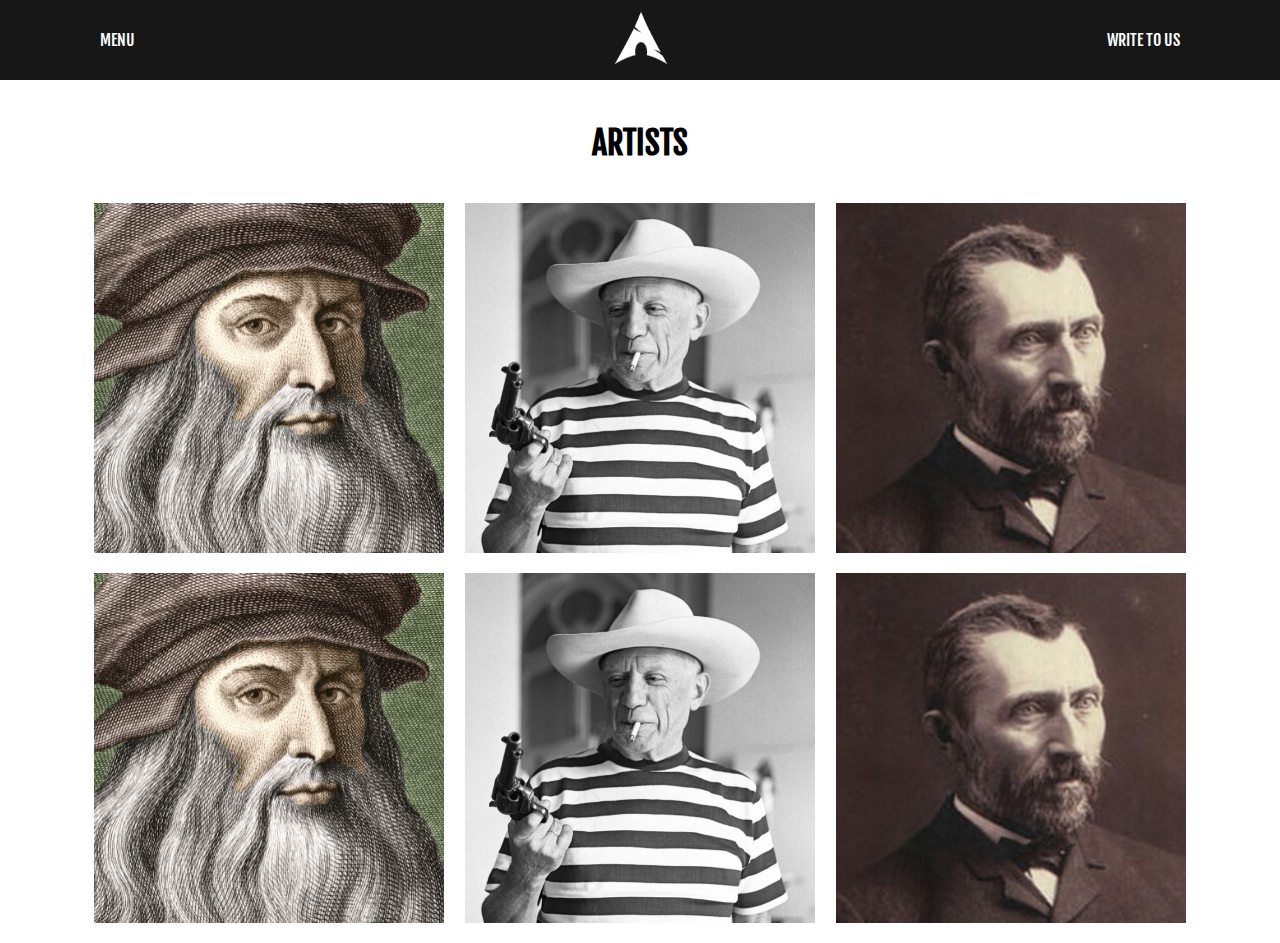
<file: artists/artists.html>
<!DOCTYPE html>
<html lang="en">
<head>
	<meta charset="UTF-8">
	<title>ARTISTS</title>
	<link rel="icon" href="../images/icons/logo.png">
    <meta name="viewport" content="width=device-width, initial-scale=1.0">
    <meta http-equiv="X-UA-Compatible" content="ie=edge">
    <link href="https://fonts.googleapis.com/css?family=Fjalla+One" rel="stylesheet">
    <link rel="stylesheet" href="../css/animate.css">
	<link rel="stylesheet" href="../css/style.css">
    <link rel="stylesheet" href="../css/adaptive-design.css">
</head>
<body class="animated fadeIn">
	<div class="header">
        <div class="header-wrapper">
            <div class="menu">
                <a href="#">
                    <p>menu</p>
                </a>
            </div>
            <div class="logo">
                <a href="../index.html">
                    <img src="../images/icons/logo.png">
                </a>
            </div>
            <div class="mail">
                <a href="#" class="feedback-btn">
                    <p>write to us</p>   
                </a>   
            </div>
        </div>
    </div>



    <div class="open-menu hiden">
        <div class="ww1">
            <div class="header-wrapper">
                <div class="om-menu">
                    <a href="#" class="close-menu"><img src="../images/icons/close32.png"></a>
                </div>
            </div> 
        </div>
        <div class="ww2">
            <ul>
                <li><a href="../index.html">HOME</a></li>
                <li><a href="#" id="artists">ARTISTS</a></li>
                <li><a href="#">ABOUT US</a></li>
                <li><a href="#">CONTACTS</a></li>
            </ul>
        </div>
    </div>

    <div class="open-search hiden">
        <div class="ww1">
            <div class="header-wrapper">
                <div class="os-search">
                    <a href="#" class="close-search"><img src="../images/icons/close32.png"></a>
                </div>
            </div> 
        </div>
        <div class="ww2">  
            <div class="open-search-wrapper">
                  <input type="text" value="Search">
            </div>
        </div>
    </div>


	 <div class="artists-page">
        <div class="artists-page-wrap">
            <div class="artists-title">  
                <h1>Artists</h1>
            </div>
            <div class="artists-elements">
                <!--
                START
                -->
                <div class="artists-element">
                    <img src="../images/artists/leonardo da vinchi.jpg">
                    <a href="leo.html" target="_blank" class="gallery-element-info">    
                        <div class="short-description">
                            <p>Leonardo da Vinci</p>
                        </div>
                    </a>
                </div>
                <div class="artists-element">
                    <img src="../images/artists/picasso.jpg">
                    <a href="#" class="gallery-element-info">
                        <div class="short-description">
                            <p>Pablo Picasso</p>
                        </div>
                    </a>
                </div>
                <div class="artists-element">
                    <img src="../images/artists/van gog.jpg">
                    <a href="#" class="gallery-element-info" data-img="images/The Mona Lisa.jpg" data-name="Mona Lisa" data-artist="Leonardo Da Vinci" data-price="10000$">
                        <div class="short-description">
                            <p>Vincent van Gogh</p>
                        </div>
                    </a>
                </div>
                <div class="artists-element">
                    <img src="../images/artists/leonardo da vinchi.jpg">
                    <a href="leo.html" target="_blank" class="gallery-element-info">    
                        <div class="short-description">
                            <p>Leonardo da Vinci</p>
                        </div>
                    </a>
                </div>
                <div class="artists-element">
                    <img src="../images/artists/picasso.jpg">
                    <a href="#" class="gallery-element-info">
                        <div class="short-description">
                            <p>Pablo Picasso</p>
                        </div>
                    </a>
                </div>
                <div class="artists-element">
                    <img src="../images/artists/van gog.jpg">
                    <a href="#" class="gallery-element-info" data-img="images/The Mona Lisa.jpg" data-name="Mona Lisa" data-artist="Leonardo Da Vinci" data-price="10000$">
                        <div class="short-description">
                            <p>Vincent van Gogh</p>
                        </div>
                    </a>
                </div>
                <!--
                END
                --> 
            </div>
           
        </div>
    </div>
<!-- 
    <div class="footer">
        <div class="footer-wrap">
            <div class="menu">
                <a href="#">
                    <img src="../images/icons/menu32.png">
                </a>
            </div>
            <div class="rights">
                <p>YarEl Group 2017.<br> All rights reserved.</p>
            </div>
            <div class="search">
                <a href="#">
                    <img src="images/icons/search32.png">    
                </a>   
            </div>
            <div class="mail">
                <a href="#" class="feedback-btn">
                    <img src="../images/icons/mail32.png">    
                </a>   
            </div>
        </div>
    </div>
 -->

     <div class="feedback">
        <div class="header">
            <div class="close-feedback-block">
                <a href="#" class="close-feedback"><img src="../images/icons/close32.png"></a>
            </div>
        </div>
        
        <div class="form-block">
            <form method="post" action="../handler.php">
                <p>Write to us</p>
                <input type="text" name="first_name" id="first_name" placeholder="First name"><br>
                <input type="text" name="second_name" id="second_name" placeholder="Second name"><br>
                <input type="email" name="e-mail" id="e-mail" placeholder="E-mail">
                <input type="text" name="phone_number" id="phone_number" placeholder="Phone number                                      *">
                <textarea name="comment" id="comment" cols="40" rows="4" placeholder="Comment"></textarea>
                <input type="submit" name="submit" value="Send">
            </form>
        </div>
    </div>

    <script type="text/javascript" src="https://cdnjs.cloudflare.com/ajax/libs/jquery/3.2.1/jquery.min.js"></script>
    <script type="text/Javascript" src="../js/script.js">
    </script>
</body>
</html>
</file>
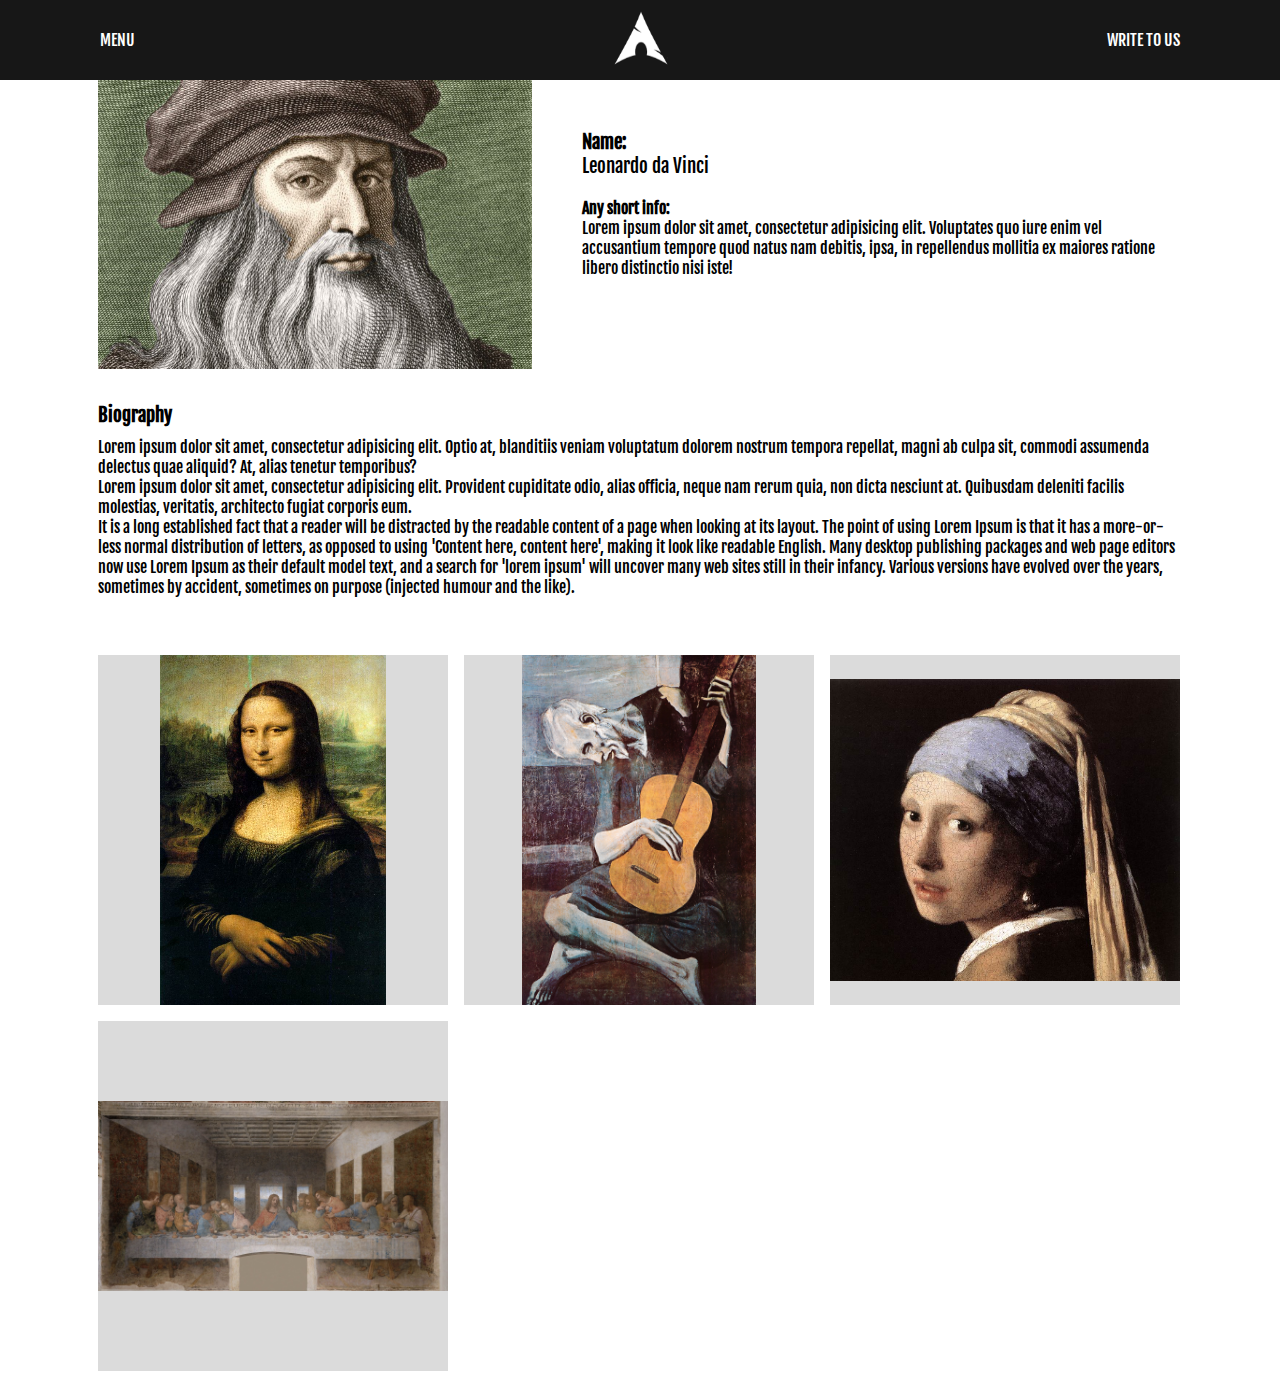
<file: artists/leo.html>
<!DOCTYPE html>
<html lang="en">
<head>
	<meta charset="UTF-8">
	<title>Leonardo da Vinci</title>
	<link rel="icon" href="../images/icons/logo.png">
    <meta name="viewport" content="width=device-width, initial-scale=1.0">
    <meta http-equiv="X-UA-Compatible" content="ie=edge">
    <link rel="stylesheet" href="../css/animate.css">
    <link href="https://fonts.googleapis.com/css?family=Fjalla+One" rel="stylesheet">
	<link rel="stylesheet" href="../css/style.css">
    <link rel="stylesheet" href="../css/adaptive-design.css">
	<link rel="stylesheet" href="../css/style_art.css">
</head>
<body class="animated fadeIn">
	<div class="header">
        <div class="header-wrapper">
            <div class="menu">
                <a href="#">
                    <p>menu</p>
                </a>
            </div>
            <div class="logo">
                <a href="../index.html">
                    <img src="../images/icons/logo.png">
                </a>
            </div>
            <div class="mail">
                <a href="#" class="feedback-btn">
                    <p>write to us</p>    
                </a>   
            </div>
        </div>
    </div>

	<div class="artist">
		<div class="artist-wrap">
			<div class="artist-main-block">
				<div class="artist-photo">
					<img src="../images/artists/leonardo da vinchi.jpg">
				</div>
				<div class="artist-short-info">
					<h3>Name:<br/><span>Leonardo da Vinci</span></h3>
	                <p>Any short info:<br/> <span>Lorem ipsum dolor sit amet, consectetur adipisicing elit. Voluptates quo iure enim vel accusantium tempore quod natus nam debitis, ipsa, in repellendus mollitia ex maiores ratione libero distinctio nisi iste!</span></p>
				</div>
			</div>
			<div class="artist-biography">
				<h3>Biography</h3>
				<p>Lorem ipsum dolor sit amet, consectetur adipisicing elit. Optio at, blanditiis veniam voluptatum dolorem nostrum tempora repellat, magni ab culpa sit, commodi assumenda delectus quae aliquid? At, alias tenetur temporibus?<br>Lorem ipsum dolor sit amet, consectetur adipisicing elit. Provident cupiditate odio, alias officia, neque nam rerum quia, non dicta nesciunt at. Quibusdam deleniti facilis molestias, veritatis, architecto fugiat corporis eum.<br>It is a long established fact that a reader will be distracted by the readable content of a page when looking at its layout. The point of using Lorem Ipsum is that it has a more-or-less normal distribution of letters, as opposed to using 'Content here, content here', making it look like readable English. Many desktop publishing packages and web page editors now use Lorem Ipsum as their default model text, and a search for 'lorem ipsum' will uncover many web sites still in their infancy. Various versions have evolved over the years, sometimes by accident, sometimes on purpose (injected humour and the like).</p>
			</div>
		</div>
	</div>



    <div class="gallery">
            <div class="gallery-wrapper in-art-page">
            <!--





            START





            -->
                <div class="gallery-element">
                    <img src="../images/The Mona Lisa.jpg" id="galElem" class="gallery-element-p">
                    <a href="../paintings/mona_lisa.html" class="gallery-element-info" data-img="../images/The Mona Lisa.jpg" data-name="Mona Lisa" data-artist="Leonardo Da Vinci" data-price="10000$">
                        <div class="short-description">
                            <p>Name: Mona Lisa</p>
                            <p>Price: 100000$</p>
                        </div>
                    </a>
                </div>
                <div class="gallery-element">
                    <img src="../images/old_guitarist.jpg" id="galElem"> 
                    <a href="#" class="gallery-element-info" data-img="../images/old_guitarist.jpg" data-name="Starry Night" data-artist="Unknown" data-price="1400$">
                        <div class="short-description">
                            <p>Name: Old guitarist</p>
                            <p>Price: 100000$</p>
                        </div>
                    </a>
                </div>
                <div class="gallery-element">
                        <img src="../images/ledi.jpg" id="galElem">
                        <a href="#" class="gallery-element-info" data-img="../images/ledi.jpg" data-name="The Persistence of Memory" data-artist="Unknown" data-price="1400$">
                        <div class="short-description">
                            <p>Name: Ledi</p>
                            <p>Price: 100000$</p>
                        </div>
                        </a>
                </div>
                <div class="gallery-element">
                        <img src="../images/secret_dinner.jpg" id="galElem">
                        <a href="#" class="gallery-element-info" data-img="images/road.jpg" data-name="Road" data-artist="Unknown" data-price="1400$">
                        <div class="short-description">
                            <p>Name: Secret dinner</p>
                            <p>Price: 100000$</p>
                        </div>
                        </a>
                </div>
            <!--




            END




            -->
            </div>
        </div>
       
    </div>

    <div class="open-menu hiden">
        <div class="ww1">
            <div class="header-wrapper">
                <div class="om-menu">
                    <a href="#" class="close-menu"><img src="../images/icons/close32.png"></a>
                </div>
            </div> 
        </div>
        <div class="ww2">
            <ul>
                <li><a href="../index.html">HOME</a></li>
                <li><a href="artists.html">ARTISTS</a></li>
                <li><a href="#">ABOUT US</a></li>
                <li><a href="#">CONTACTS</a></li>
            </ul>
        </div>
    </div>

    <div class="open-search hiden">
        <div class="ww1">
            <div class="header-wrapper">
                <div class="os-search">
                    <a href="#" class="close-search"><img src="../images/icons/close32.png"></a>
                </div>
            </div> 
        </div>
        <div class="ww2">  
            <div class="open-search-wrapper">
                  <input type="text" value="Search">
            </div>
        </div>
    </div>
<!-- 
    <div class="footer">
        <div class="footer-wrap">
            <div class="menu">
                <a href="#">
                    <img src="../images/icons/menu32.png">
                </a>
            </div>
            <div class="rights">
                <p>YarEl Group 2017. All rights reserved.</p>
            </div>
            <div class="search">
                <a href="#">
                    <img src="images/icons/search32.png">    
                </a>   
            </div>
            <div class="mail">
                <a href="#" class="feedback-btn">
                    <img src="../images/icons/mail32.png">    
                </a>   
            </div>
        </div>
    </div>
 -->
    <div class="feedback">
        <div class="header">
            <div class="close-feedback-block">
                <a href="#" class="close-feedback"><img src="../images/icons/close32.png"></a>
            </div>
        </div>
        
        <div class="form-block">
            <form method="post" action="../handler.php">
                <p>Write to us</p>
                <input type="text" name="first_name" id="first_name" placeholder="First name"><br>
                <input type="text" name="second_name" id="second_name" placeholder="Second name"><br>
                <input type="email" name="e-mail" id="e-mail" placeholder="E-mail">
                <textarea name="comment" id="comment" rows="4" placeholder="Comment"></textarea><br>
                <input type="submit" name="submit" value="Send">
            </form>
        </div>
    </div>

    <script type="text/javascript" src="https://cdnjs.cloudflare.com/ajax/libs/jquery/3.2.1/jquery.min.js"></script>
    <script type="text/Javascript" src="../js/script.js">
    </script>
</body>
</html>
</file>
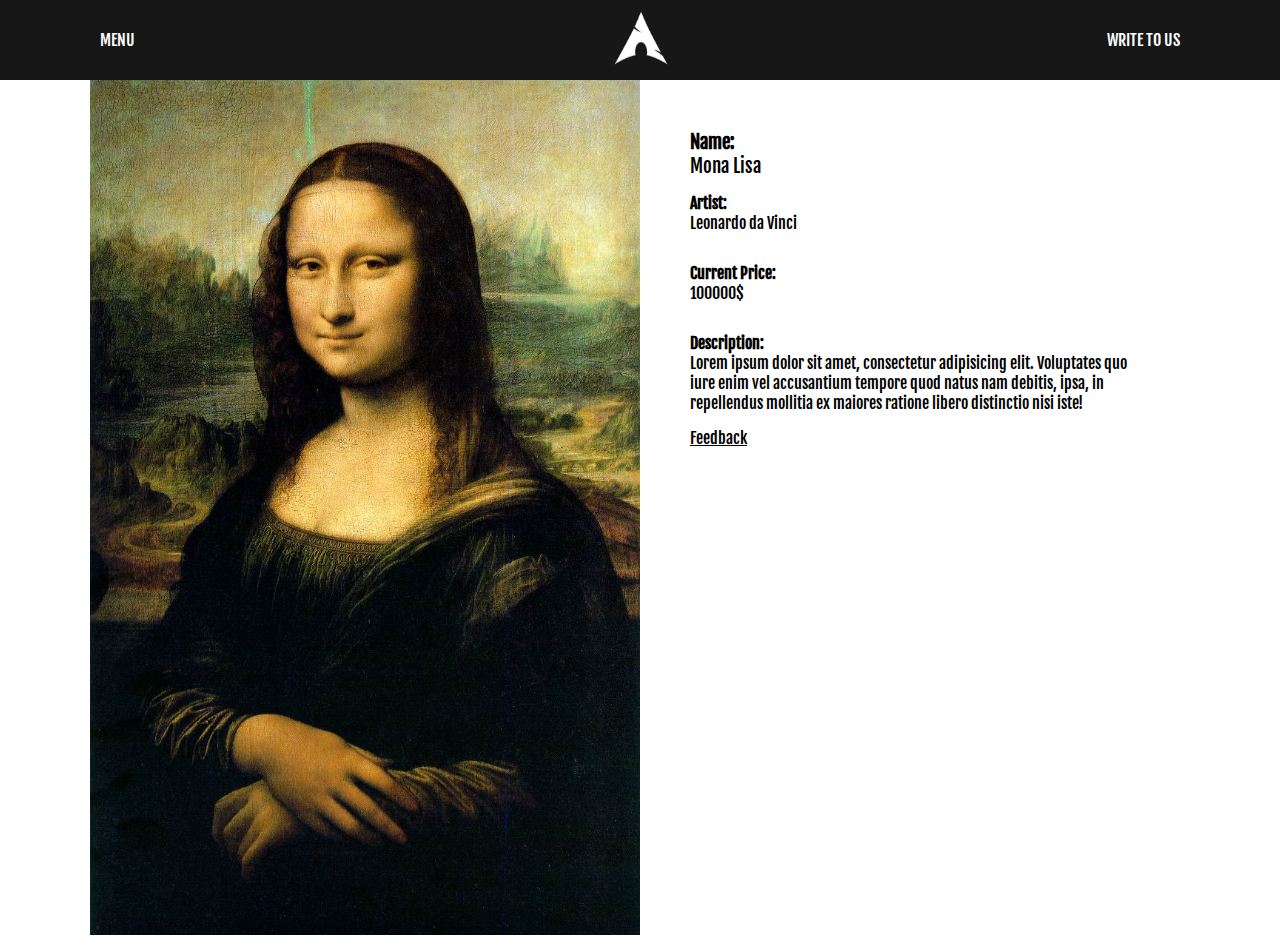
<file: paintings/mona_lisa.html>
<!DOCTYPE html>
<html lang="en">
<head>
	<meta charset="UTF-8">
	<title>Mona Lisa</title>
	<link rel="icon" href="../images/icons/logo.png">
    <meta name="viewport" content="width=device-width, initial-scale=1.0">
    <meta http-equiv="X-UA-Compatible" content="ie=edge">
    <link href="https://fonts.googleapis.com/css?family=Fjalla+One" rel="stylesheet">
    <link rel="stylesheet" href="../css/animate.css">
    <link rel="stylesheet" href="../css/style.css">
    <link rel="stylesheet" href="../css/adaptive-design.css">
</head>
<body class="animated fadeIn">
	<div class="header">
        <div class="header-wrapper">
            <div class="menu">
                <a href="#">
                    <p>menu</p>
                </a>
            </div>
            <div class="logo">
                <a href="../index.html">
                    <img src="../images/icons/logo.png">
                </a>
            </div>
            <!-- <div class="search">
                <a href="#">
                    <img src="../images/icons/search32.png">    
                </a>   
            </div> -->
            <div class="mail">
                <a href="#" class="feedback-btn">
                    <p>write to us</p>  
                </a>   
            </div>
        </div>
    </div>

     <div class="open-menu hiden">
        <div class="ww1">
            <div class="header-wrapper">
                <div class="om-menu">
                    <a href="#" class="close-menu"><img src="../images/icons/close32.png"></a>
                </div>
            </div> 
        </div>
        <div class="ww2">
            <ul>
                <li><a href="../index.html">HOME</a></li>
                <li><a href="#" id="artists">ARTISTS</a></li>
                <li><a href="#">ABOUT US</a></li>
                <li><a href="#">CONTACTS</a></li>
            </ul>
        </div>
    </div>

    <div class="open-search hiden">
        <div class="ww1">
            <div class="header-wrapper">
                <div class="os-search">
                    <a href="#" class="close-search"><img src="../images/icons/close32.png"></a>
                </div>
            </div> 
        </div>
        <div class="ww2">  
            <div class="open-search-wrapper">
                  <input type="text" value="Search">
            </div>
        </div>
    </div>

	<div class="picture">
        <div class="picture-wrap">
            <div class="picture-img-block"> 
                <img src="../images/The Mona Lisa.jpg">
            </div>
            <div class="picture-description">
                <div class="picture-description-inner">
                    <h3>Name:<br/><span>Mona Lisa</span></h3>
                    <p>Artist:<br/><span>Leonardo da Vinci</span></p>
                    <p>Current Price:<br/><span>100000$</span></p>
                    <p>Description:<br/> <span>Lorem ipsum dolor sit amet, consectetur adipisicing elit. Voluptates quo iure enim vel accusantium tempore quod natus nam debitis, ipsa, in repellendus mollitia ex maiores ratione libero distinctio nisi iste!</span></p>
                    <a href="#" class="feedback-btn">Feedback</a>
                </div>
            </div>
        </div>
    </div>

	<div class="b-popup" id="popup1">
        <div class="b-popup-content">
            <img src="../images/The Mona Lisa.jpg">
        </div>
    </div>
    <!-- <div class="footer">
        <div class="footer-wrap">
            <div class="menu">
                <a href="#">
                    <img src="../images/icons/menu32.png">
                </a>
            </div>
            <div class="rights">
                <p>YarEl Group 2017. All rights reserved.</p>
            </div>
            <div class="search">
                <a href="#">
                    <img src="images/icons/search32.png">    
                </a>   
            </div>
            <div class="mail">
                <a href="#" class="feedback-btn">
                    <img src="../images/icons/mail32.png">    
                </a>   
            </div>
        </div>
    </div> -->

	<div class="feedback">
		<div class="header">
            <div class="close-feedback-block">
                <a href="#" class="close-feedback"><img src="../images/icons/close32.png"></a>
            </div>
		</div>
		
		<div class="form-block">
			<form method="post" action="../handler.php">
				<p>Write to us</p>
				<input type="text" name="first_name" id="first_name" placeholder="First name"><br>
				<input type="text" name="second_name" id="second_name" placeholder="Second name"><br>
				<input type="email" name="e-mail" id="e-mail" placeholder="E-mail">
                <input type="text" name="phone_number" id="phone_number" placeholder="Phone number                                      *">
				<textarea name="comment" id="comment" rows="4" placeholder="Comment"></textarea><br>
				<input type="submit" name="submit" value="Send">
			</form>
		</div>
	</div>
    
    

    <script type="text/javascript" src="https://cdnjs.cloudflare.com/ajax/libs/jquery/3.2.1/jquery.min.js"></script>
    <script type="text/Javascript" src="../js/script.js">
    </script>
</body>
</html>
</file>
<file: css/style.css>
* {
    margin: 0;
    padding: 0;
}

input[type="text"], input[type="email"], input[type="submit"] {
   border: 0px solid #111; 
   background: rgba(0, 0, 0, .0) !important; 
   outline: none;  
   height: 60px; 
   width: 200px;
   color: #ffffff; 
   font-size: 48px;
   font-family: 'Fjalla One', sans-serif; 
}

/*Main page*/

body {
    min-height: 100vh;
}

    .header {
        height: 80px;
        background-color: #171717;
    }
        .header-wrapper {
            margin: 0 auto;
            width: 1092px;
            height: 80px;
            display: flex;
            justify-content: space-between;
            align-items: center;
        }
            .menu {
                margin-left: 6px;
            }
                .menu a {
                    text-decoration: none;
                    color: white;
                    font-family: 'Fjalla One', sans-serif;
                    text-transform: uppercase;
                }
                .menu a:hover {
                    text-decoration: underline;
                }
            .logo img{
                height: 60px;
                margin-left: calc(50% - 10px); 
            }
            .mail {
                margin-right: 6px;
            }
                .mail a {
                    float: right;
                    text-decoration: none;
                    color: white;
                    font-family: 'Fjalla One', sans-serif;
                    text-transform: uppercase;
                }
                .mail a:hover {
                    text-decoration: underline;
                }
    
    .artists-list {
        display: flex;
        flex-flow: column;
        align-items: center;
    }
        .artists-list-title {
            margin-top: 30px;
            margin-bottom: 30px;
        }
            .artists-list-title a {
                font-family: 'Fjalla One', sans-serif;
                text-transform: uppercase;
                margin-top: 30px;
                font-size: 2em;
                text-decoration: none;
                color: #000;
                font-weight: bold;
            }
        .artists-list-block {
            display: flex;
            align-items: center;
            justify-content: center;
            text-align: center;
            margin-bottom: 30px;
        }
            .artists-list-block div {
                width: 800px;
            }
            .fa-arrow-right {
                position: absolute;
                right: -20px;
                top: 1px;
                cursor: pointer;
            }
            .fa-arrow-left {
                position: absolute;
                left: -20px;
                top: 1px;
                cursor: pointer;
            }
                .artists-list-block a {
                    font-family: 'Fjalla One', sans-serif;
                    font-size: 16px;
                    text-decoration: none;
                    padding: 0px 15px;
                    margin: 50px 0px;
                    color: #111;
                }
                .artists-list-block a:hover {
                    text-decoration: underline;
                }
    
    .gallery-title {
        display: flex;
        justify-content: center;
        align-items: center;
    }
        .gallery-title h1 {
            font-family: 'Fjalla One', sans-serif;
            text-transform: uppercase;
            margin-top: 30px;
        }
    .filter-bar {
        height: 120px;
    }
        .filter-bar-wrapper {
            margin: 0 auto;
            display: table;
        }
            .filter-bar-element {
                height: 120px;
                display: table-cell;
                vertical-align: middle;
            }
                .filter-bar-element a {
                    font-family: 'Fjalla One', sans-serif;
                    font-size: 16px;
                    text-decoration: none;
                    text-align: right;
                    color: #171717;
                    border: 2px solid #171717;
                    padding: 15px;
                    font-weight: bold;
                    margin: 0 10px;
                    transition: 300ms;
                }
                .filter-bar-element a:hover {
                    background-color: #171717;
                    color: white;
                }
        .filter-bar-button {
            display: none;
            vertical-align: middle;
            text-align: center;
        }
            .filter-bar-button a {
                font-size: 22px;
                font-family: 'Fjalla One', sans-serif;
                text-decoration: none;
                color: #171717;
                padding: 20px;
                border: 2px solid #171717;
                transition: 300ms;
            }
            .filter-bar-button a:hover {
                background-color: #171717;
                color: white;
            }
        .dropdown-filter {
            display: none;
            float: left;
            width: 100%;
            overflow: hidden;
            text-align: center;
        }
            .dropdown-filter a {
                display: block;
                font-size: 16px;
                font-family: 'Fjalla One', sans-serif;
                text-decoration: none;
                color: #171717;
                padding: 10px;
                border: 2px solid #171717;
                margin-bottom: 10px;
                transition: all .3s;
            }
            .dropdown-filter a:hover {
                background-color: #171717;
                color: white;
            }

.slider .owl-carousel .item {
    height: 400px;
}

.slider .owl-carousel .item img {
    max-width: 100%;
    max-height: 100%;
    width: 100%;
    height: 100%;
    object-fit: cover; 
    object-position: center;
}

        .gallery-wrapper {
            width: 1100px;
            height: 1100px;
            display: flex;
            justify-content: flex-start;
            flex-wrap: wrap;
            margin: 0 auto;
        }
            .gallery-element {
                position: relative;
                overflow: hidden;
                width: 350px;
                height: 350px;
                background-color: #dbdbdb;
                margin: 8px;
                display: flex;
                justify-content: center;
                align-items: center;
            }
                .gallery-element a {
                    text-decoration: none;
                }
                .gallery-element-info {
                    font-family: 'Fjalla One', sans-serif;
                    position: absolute;
                    top: 0; left: 0;
                    background-color: rgba(0, 0, 0, .0);
                    color: rgba(255, 255, 255, .0);
                    width: 100%;
                    height: 100%;
                    transition: 300ms;
                }
                .gallery-element-p {
                    object-position: top !important;
                }
                .gallery-element img{
                   max-width: 100%;
                   max-height: 100%;
                }
                .gallery-element-info:hover {
                    background-color: rgba(0, 0, 0, .8);
                    color: rgb(255, 255, 255);
                }
                    .short-description {
                        position: absolute;
                        bottom: 0;
                        margin: 0px 0px 30px 30px;
                    }
                        .short-description p {
                            padding: 3px 0px;
                        }
.open-menu {
    height: 100vh;
    width: 100%;
    background-color: rgba(0, 0, 0, .9);
    display: flex;
    flex-flow: column;
    z-index: 9;
    position: fixed;
    top: 0;
}
 .hiden {
    display: none !important;
}
    .open-menu ul {
    }
    .ww1 {
        display: flex;
    }
    .ww2 {
        display: flex;
        justify-content: center;
        align-items: center;
        height: 100vh;
        margin-top: -120px;
    }
    .om-menu {
        margin-left: 5px;
        jsutify-self: flex-end;
    }
        .open-menu li {
            font-family: 'Fjalla One', sans-serif;
            font-size: 36px;
            text-align: center;
            margin: 15px 0px;
            list-style-type: none;
        }
            .open-menu a {
                text-decoration: none;
                color: white;
            }
            .close-menu {
                align-self: flex-end;
            }
/* .open-search {
    height: 100vh;
    width: 100%;
    background-color: rgba(0, 0, 0, .8);
    display: table;
    z-index: 9;
    position: fixed;
    top: 0;
}
    .open-search-wrapper {
        display: table-cell;
        vertical-align: middle;
    }
    .close-search {
        float: right;
    }
        .open-search-wrapper input {
            display: block;
            margin: 0 auto;
        }
        .os-search {
            margin-right: 5px;
            display: table-cell;
            vertical-align: middle;
        } */


/* Picture of one page*/
.picture {
    font-family: 'Fjalla One', sans-serif;
}
    .picture-wrap {
        margin: 0 auto;
        width: 1100px;
        //background-color: #F5F5F5;
    }
        .picture-img-block {
            display: inline-block;
            width: 50%;
        }
        .picture-wrap .picture-img-block img {
            width: 100%;
            cursor: pointer;
            margin: 0 auto;
        }
        .full-size-img {
            width: auto !important;
            margin: 0 auto;
        }
        .picture-description {
            width: 50%;
            float: right;
        }
        .picture-description-inner {
            padding: 50px;
        }
        .full-size-description {
            width: 100%;
        }
        .full-size-description h3, .full-size-description p, .full-size-description a {
            padding: 0px 0px 20px 0px !important;
        }
        .picture-description h3{
            font-family: 'Fjalla One', sans-serif;
            font-size: 19px;
        }
        .picture-description p {
            font-family: 'Fjalla One', sans-serif;
            font-size: 16px;
            padding: 15px 0;
            font-weight: 600;
        }
        .picture-description span {
            font-family: 'Fjalla One', sans-serif;
            font-weight: 200;
        }
        .picture-description a {
            color: #000;
        }



.artists-page {
    margin-top: 3px;
}
    .artists-page-wrap {
        width: 1092px;
        margin: 0 auto;
    }
        .artists-title {
            height: 120px;
            display: flex;
            justify-content: center;
            align-items: center;
        }
        .artists-page-wrap h1 {
            font-family: 'Fjalla One', sans-serif;
            text-transform: uppercase;
        }
        .artists-elements {
            display: flex;
            justify-content: space-between;
            flex-wrap: wrap;
        }
            .artists-element {
                    display: inline-block;
                    position: relative;
                    overflow: hidden;
                    width: 350px;
                    height: 350px;
                    background-color: #171717;
                    margin-bottom: 20px;
                }
                    .artists-element a {
                        text-decoration: none;
                    }
                    .artists-element img{
                        max-width: 100%;
                        max-height: 100%;
                        width: 100%;
                        height: 100%;
                        object-fit: cover; /* заполнение блока тегом img */
                        object-position: center; /* центрирование картинки внутри блока*/
                    }



.feedback {
    height: 100vh;
    width: 100%;
    background-color: rgba(0, 0, 0, .9);
    position: fixed;
    top: 0;
    z-index: 10;
    display: none;
    flex-flow: column;
    justify-content: center;
    align-items: center;
    font-family: 'Fjalla One', sans-serif;
}   
    .feedback .header {
        position: absolute;
        width: 1100px;
        display: flex;
        justify-content: flex-end;
        top: 0;
        background-color: rgba(0, 0, 0, 0);
    }
        .close-feedback-block {
            height: 90px;
            margin-right: 5px;
            display: flex;
        }
            .close-feedback-block a{
                align-self: center;
            }
    .form-block {
        width: 400px;
    }
        .form-block p {
            font-size: 48px;
            color: white;
            margin: 10px 0px;
        }
        
        .form-block input[type="text"], input[type="email"], input[type="submit"] {
            width: 400px;
            font-size: 28px;
            margin: 10px 0px;
        }
        .form-block input[type="text"], input[type="email"] {
            border-bottom: 1px solid #757575;
        }
        .form-block input[type="submit"] {
            width: auto;
            cursor: pointer;
            border-bottom: 1px solid rgba(0, 0, 0, 0);
            transition: 300ms;
        }
        .form-block input[type="submit"]:hover {
            border-bottom: 1px solid white;
        }
         textarea {
            font-family: 'Fjalla One', sans-serif;
            font-size: 24px;
            color: white;
            width: 400px;
            margin: 10px 0px;
            background: rgba(0, 0, 0, .0) !important;
            outline: none;
            resize: none;
        }

.full-size-feedback {
    display: flex;
}

.footer {
     width: 100%;
     background-color: #171717;
     margin-top: 30px;
}
    .footer-wrap {
        width: 1092px;
        margin: 0 auto;
        height: 90px;
        display: flex;
        justify-content: space-between;
        align-items: center;
    }
        .rights {
            color: white;
            text-align: center;
            font-family: 'Fjalla One', sans-serif;
            font-size: 12px;
        }







.b-popup{
    width:100%;
    height: 100%;
    background-color: rgba(0,0,0,0.9);
    overflow:hidden;
    position:fixed;
    top:0px;
    display: flex;
    justify-content: center;
    align-items: center;
}
.b-popup .b-popup-content{
    margin: 0 auto;
    width:100px;
    height: 100%;
    width: 100%;
    display: flex;
    justify-content: center;
    align-items: center;
}
.b-popup-content img {
    max-height: 100%;
    max-width: 100%;
}
</file>
<file: css/adaptive-design.css>
/*Adaptive design*/
@media screen and (max-width: 1150px) {
    .header-wrapper, .gallery-wrapper, .artists-page-wrap,  .picture-wrap, .footer-wrap {
        width: 884px !important;
    }
    .artist-wrap {
        width: 873px !important;
    }
    .feedback .header {
        width: 884px; 
    }
    .gallery-wrapper {
        height: 887px;
    }
    .gallery-element {
        width: 282px;
        height: 282px;
        margin: 6px;
    }
        .menu {
            margin-left: 9px;
        }
        .mail {
            margin-right: 9px;
        }
    .artists-element {
        width: 282px;
        height: 282px;
    }
    .artists-list-block a {
        margin: 25px 0px;
    }
}

@media screen and (max-width: 1023px) {
    .artists-list-block div {
        width: 600px;
    }
}

@media screen and (max-width: 950px) {
    .header-wrapper, .gallery-wrapper, .artists-page-wrap, .filter-bar-wrapper, .picture-wrap, .footer-wrap {
        width: 732px !important;
    }
    .artist-wrap {
        width: 720px !important;
    }
    .feedback .header {
        width: 732px; 
    }
    .gallery-wrapper {
        height: 1839px;
    } 
        .filter-bar-element a {
            font-size: 14px;
            padding: 15px 10px;
        }
    .gallery-element {
        width: 350px;
        height: 350px;
        margin: 5px 8px 5px 8px;
    }
    .in-art-page .gallery-element {
        margin-bottom: 12px;
    }
    .artists-element {
        width: 356px;
        height: 356px;
    }
        
    .picture-img-block {
        width: 60%;
    }
    .picture-description {
        width: 40%;
    }
    .picture-img-block {
        display: block !important;
        width: 100% !important;
    }
    .picture-description {
        width: 100% !important;
    }
    .picture .picture-wrap .picture-description p, h3, a {
        padding: 10px 0;
    }
    .picture-description h3 {
        margin-top: 20px !important;
    }
    .picture-description-inner {
        padding: 0px;
    }
    .fa-arrow-right {
        top: 11px;
    }
    .fa-arrow-left {
        top: 11px;
    }
}
@media screen and (max-width: 764px) {
    .header-wrapper, .gallery-wrapper, .artists-page-wrap, .filter-bar-wrapper, .picture-wrap, .footer-wrap {
        width: 550px !important;
    } 
    .artist-wrap {
        width: 535px !important;
    }
    .feedback .header {
        width: 550px; 
    }
    .gallery-wrapper {
        height: 1389px;
    }
    .gallery-element {
        width: calc(50% - 20px);
        max-height: 255px;
        margin-top: 0;
        margin-bottom: 0;
    }
    .in-art-page .gallery-element {
        margin-bottom: 16px;
    }
        .mail {
            margin-right: 16px;
        }
    .artists-element {
        width: calc(50% - 10px);
        max-height: 274px;
    }
    .filter-bar-wrapper {
            height: 120px;
        }
            .filter-bar-wrapper {
                display: flex;
                flex-wrap: wrap;
                justify-content: center;
            }
                .filter-bar-element {
                    height: auto;
                    margin: 20px 0px;
                }
    .picture-img-block {
        width: 100%;
    }
    .picture-description {
        width: 100%;
    }
        .picture-description h3{
            margin-top: 30px;
            padding-left: 0;
        }
        .picture-description p {
            padding-left: 0;
        }
        .picture-description a {
            padding-left: 0;
        }
    .owl-carousel .owl-nav .owl-prev img {
        height: 30px;
    }
    .owl-carousel .owl-nav .owl-next img {
        height: 30px;
    }
    .slider .owl-carousel .item {
        height: 274px;
    }
    .artist-wrap p {
        font-size: 16px;
    }
    .artist-main-block {
        flex-flow: column;
        align-items: center;
    }
    .artist-photo {
        width: 100% !important;
    }
    .artist-short-info {
        width: 100% !important;
    }
        .artist-short-info h3 {
            padding: 10px !important;
        }
        .artist-short-info p {
            padding: 10px !important;
        }
    
    .picture-description-inner {
        padding: 10px;
    }
        .picture-description-inner h3, a{
            padding: none !important;
        }
    .artist-biography {
        padding: 0 10px !important;
    }
    .artists-list-block div {
        width: 500px;
    }
}

@media screen and (max-width: 764px) and (min-width: 621px) {
    .gallery-title {
        margin-bottom: 25px;
    }
}

@media screen and (min-width: 621px){
    .dropdown-filter{
        display: none !important;
    }
}
@media screen and (max-width: 620px) {
    .header-wrapper, .gallery-wrapper, .artists-page-wrap, .artist-wrap, .filter-bar-wrapper, .footer-wrap {
        width: 100% !important;
    } 
    .feedback .header {
        width: 100%; 
    }
    .logo img{
        height: 60px;
        margin-left: calc(50% - 11px); 
    }
    .picture-wrap {
        width: 100% !important;
    }
    .gallery-wrapper {
        height: 2502px;
    }
        .menu a, .om-menu a{
            margin-left: 15px;
        }
        .mail a, .om-mail a{
            margin-right: 8px;
        }
    .gallery-element {
        width: 100%;
        height: 300px;
    }
    .artists-element {
        width: 100%;
        height: 300px;
    }
        .mail {
            margin-right: 0px;
        }
    .filter-bar-wrapper {
        display: table;
    }
    .filter-bar-element {
        display: none;
    }
    .filter-bar-button {
        display: table-cell;
    }
        .rights {
            font-size: 10px;
        }
    .artist-wrap p {
        font-size: 14px;
    }

    .form-block input[type="text"], input[type="email"], input[type="submit"] {
        width: 300px;
        font-size: 18px;
        margin: 5px 0px;
    }
    .form-block p {
        font-size: 32px;
    }
    .form-block textarea {
        width: 300px;
    }
    .close-feedback-block {
        margin-right: 30px;
    }
}
@media screen and (max-width: 600px) {
    .artists-list-block div {
        width: 350px;
    }
}
@media screen and (max-width: 450px) {
    .form-block {
        width: auto;
        margin-left: 10px;
    }
    .artists-list-block div {
        width: 250px;
    }
}
</file>
<file: css/style_art.css>
.in-art-page {
    height: auto;
}
.artist {
	font-family: 'Fjalla One', sans-serif;
}
	.artist-wrap {
		width: 1085px;
		margin: 0 auto;
	}
		.artist-main-block {
			width: 100%;
			display: flex;
		}
			.artist-photo {
				width: 40%;
			}
				.artist-photo img {
					width: 100%;
				}
			.artist-short-info {
				width: 60%;
				overflow: hidden;
			}
				.artist-short-info h3 {
					padding: 50px 0px 20px 50px;
				}
					.artist-short-info h3 span {
						font-weight: 400;
					}
				.artist-short-info p {
					font-weight: 600;
					padding: 0px 0px 20px 50px;
				}
					.artist-short-info p span {
						font-weight: 300;
					}
		.artist-biography {
			margin-bottom: 50px;
			font-weight: 300;
		}
		.artist-biography h3 {
			padding: 30px 0px 10px 0px;
		}
</file>
